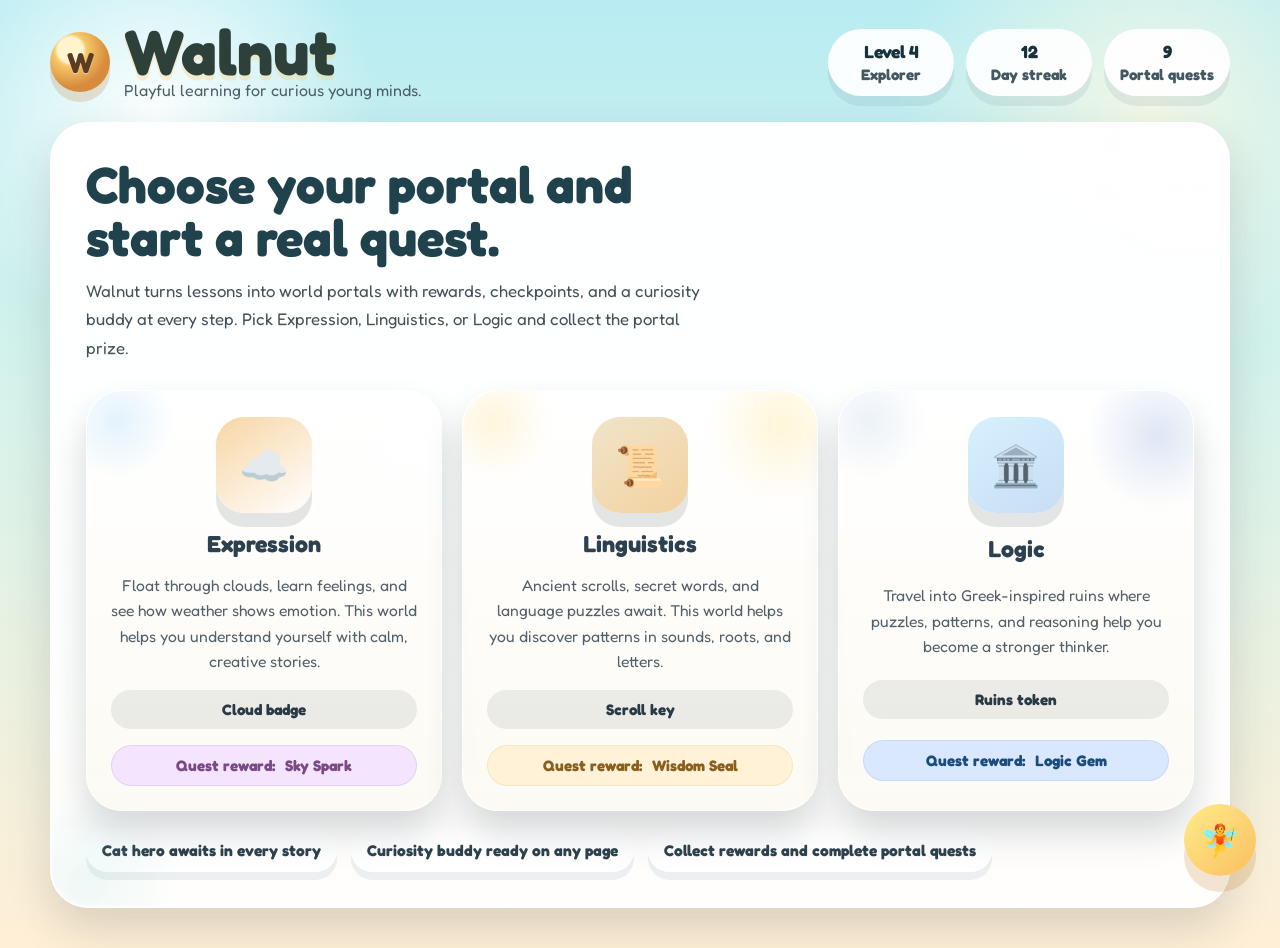
<file: index.html>
﻿<!doctype html>
<html lang="en">
<head>
  <meta charset="utf-8">
  <meta name="viewport" content="width=device-width, initial-scale=1">
  <title>Walnut</title>
  <link rel="preconnect" href="https://fonts.googleapis.com">
  <link rel="preconnect" href="https://fonts.gstatic.com" crossorigin>
  <link href="https://fonts.googleapis.com/css2?family=Fredoka+One&family=Fredoka:wght@400;500;600;700;800&display=swap" rel="stylesheet">
  <style>
    :root {
      --ink: #17323d;
      --ink-soft: #445861;
      --cream: #fffaf2;
      --white: #ffffff;
      --gold: #f3bf57;
      --sky: #8dd1e0;
      --mint: #88d3b5;
      --peach: #ffbc87;
      --purple: #8f78d0;
      --shadow: 0 20px 45px rgba(28, 46, 58, 0.16);
      --radius: 28px;
    }

    * {
      box-sizing: border-box;
    }

    html {
      scroll-behavior: smooth;
    }

    body {
      margin: 0;
      min-height: 100vh;
      font-family: 'Fredoka', sans-serif;
      background: radial-gradient(circle at 12% 12%, rgba(255,255,255,0.95), transparent 16%),
                  radial-gradient(circle at 90% 12%, rgba(255,250,228,0.8), transparent 18%),
                  linear-gradient(180deg, #b8ecf2 0%, #d8f3eb 44%, #ffefd6 100%);
      color: var(--ink);
      overflow-x: hidden;
    }

    button {
      font: inherit;
      cursor: pointer;
      border: none;
      background: none;
    }

    .app-shell {
      width: min(1180px, calc(100% - 24px));
      margin: 0 auto;
      padding: 24px 0 40px;
      position: relative;
    }

    .topbar {
      display: grid;
      grid-template-columns: 1fr auto;
      gap: 18px;
      align-items: center;
      margin-bottom: 22px;
    }

    .brand {
      display: flex;
      align-items: center;
      gap: 14px;
    }

    .brand-mark {
      width: 60px;
      height: 60px;
      border-radius: 50%;
      background: radial-gradient(circle at 34% 30%, #fff4cc 0 22%, #f6c86a 28%, #d78c3d 64%);
      box-shadow: 0 10px 0 rgba(178, 110, 44, 0.2);
      display: grid;
      place-items: center;
    }

    .brand-mark::before {
      content: 'W';
      font-size: 1.8rem;
      font-weight: 800;
      color: #5b3b22;
      text-shadow: 0 1px 0 rgba(255,255,255,0.6);
    }

    .brand-title {
      margin: 0;
      font-family: 'Fredoka One', cursive;
      font-size: clamp(2.4rem, 5vw, 4.6rem);
      line-height: 0.88;
      color: #2d403a;
      text-shadow: 0 5px 0 rgba(255, 205, 118, 0.32);
    }

    .top-actions {
      display: grid;
      grid-template-columns: repeat(3, minmax(120px, 1fr));
      gap: 12px;
    }

    .status-pill {
      padding: 12px 16px;
      border-radius: 999px;
      background: rgba(255,255,255,0.92);
      box-shadow: 0 10px 0 rgba(90, 123, 136, 0.12);
      text-align: center;
      font-size: 0.95rem;
      font-weight: 700;
      color: var(--ink-soft);
    }

    .status-pill strong {
      display: block;
      font-size: 1.1rem;
      margin-bottom: 3px;
      color: var(--ink);
    }

    .screen {
      display: none;
    }

    .screen.active {
      display: block;
    }

    .hero-card {
      position: relative;
      padding: 34px;
      border-radius: 38px;
      overflow: hidden;
      background: linear-gradient(180deg, rgba(255,255,255,0.98), rgba(255,255,255,0.92));
      box-shadow: var(--shadow);
      border: 2px solid rgba(255,255,255,0.85);
      backdrop-filter: blur(6px);
    }

    .hero-card::before,
    .hero-card::after {
      content: '';
      position: absolute;
      border-radius: 50%;
      opacity: 0.35;
      pointer-events: none;
    }

    .hero-card::before {
      width: 260px;
      height: 260px;
      top: -90px;
      right: -90px;
      background: radial-gradient(circle, rgba(255,255,255,0.95), transparent 68%);
    }

    .hero-card::after {
      width: 190px;
      height: 190px;
      bottom: -70px;
      left: -60px;
      background: radial-gradient(circle, rgba(84, 197, 188, 0.28), transparent 68%);
    }

    .hero-copy {
      max-width: 640px;
      margin-bottom: 28px;
    }

    .hero-copy h2 {
      margin: 0 0 14px;
      font-size: clamp(2.1rem, 4vw, 3.4rem);
      line-height: 1.02;
      color: #1f424d;
    }

    .hero-copy p {
      margin: 0;
      font-size: 1.05rem;
      line-height: 1.7;
      color: #42515a;
    }

    .topic-row {
      display: grid;
      grid-template-columns: repeat(3, minmax(0, 1fr));
      gap: 20px;
      margin-top: 22px;
    }

    .portal-card {
      display: grid;
      gap: 16px;
      padding: 26px 24px 24px;
      border-radius: 36px;
      min-height: 320px;
      background: linear-gradient(180deg, rgba(255,255,255,0.95), rgba(252,250,243,0.95));
      box-shadow: 0 22px 36px rgba(35, 49, 59, 0.18);
      border: 1px solid rgba(255,255,255,0.8);
      text-align: center;
      transition: transform 0.2s ease, box-shadow 0.2s ease, border-color 0.2s ease;
      position: relative;
      overflow: hidden;
    }

    .portal-card::before {
      content: '';
      position: absolute;
      width: 140px;
      height: 140px;
      top: -40px;
      left: -40px;
      border-radius: 50%;
      opacity: 0.35;
      pointer-events: none;
    }

    .portal-card::after {
      content: '';
      position: absolute;
      width: 240px;
      height: 240px;
      right: -100px;
      top: -70px;
      background: rgba(255,255,255,0.55);
      border-radius: 50%;
      pointer-events: none;
    }

    .portal-expression::before {
      background: radial-gradient(circle, rgba(167, 216, 248, 0.9), transparent 58%);
    }

    .portal-linguistics::before {
      background: radial-gradient(circle, rgba(255, 225, 147, 0.9), transparent 58%);
    }

    .portal-logic::before {
      background: radial-gradient(circle, rgba(196, 215, 234, 0.9), transparent 58%);
    }

    .portal-expression::after {
      right: -60px;
      top: -40px;
      width: 180px;
      height: 180px;
      background: radial-gradient(circle, rgba(255,255,255,0.75), transparent 70%);
    }

    .portal-linguistics::after {
      right: -50px;
      top: -50px;
      width: 170px;
      height: 170px;
      background: radial-gradient(circle, rgba(255,244,210,0.85), transparent 62%);
    }

    .portal-logic::after {
      right: -50px;
      top: -40px;
      width: 170px;
      height: 170px;
      background: radial-gradient(circle, rgba(217, 226, 243, 0.85), transparent 60%);
    }

    .portal-card:hover,
    .portal-card:focus-visible {
      transform: translateY(-6px);
      box-shadow: 0 26px 36px rgba(36, 54, 61, 0.16);
      outline: none;
    }

    .portal-icon {
      width: 96px;
      height: 96px;
      margin: 0 auto;
      border-radius: 28px;
      display: grid;
      place-items: center;
      font-size: 2.5rem;
      box-shadow: 0 14px 0 rgba(38, 59, 68, 0.12);
    }

    .portal-expression .portal-icon { background: linear-gradient(145deg, #f7d6a5, #ffffff); color: #e07f7f; }
    .portal-linguistics .portal-icon { background: linear-gradient(145deg, #f1e4ca, #f2d29f); color: #9d5f21; }
    .portal-logic .portal-icon { background: linear-gradient(145deg, #d7f1ff, #c7ddf4); color: #2a5d92; }

    .portal-card h3 {
      margin: 0;
      font-size: 1.45rem;
      color: #2c414f;
    }

    .portal-card p {
      margin: 0;
      color: #526069;
      line-height: 1.6;
      font-size: 0.98rem;
    }

    .portal-badge {
      display: inline-flex;
      align-items: center;
      justify-content: center;
      gap: 8px;
      padding: 10px 14px;
      border-radius: 999px;
      background: rgba(34, 44, 51, 0.08);
      color: #2a3a44;
      font-weight: 700;
      font-size: 0.95rem;
    }

    .portal-quest-line {
      display: inline-flex;
      align-items: center;
      justify-content: center;
      gap: 10px;
      padding: 10px 14px;
      border-radius: 999px;
      background: rgba(232, 245, 255, 0.9);
      color: #1d4d77;
      font-weight: 700;
      font-size: 0.95rem;
      border: 1px solid rgba(29, 77, 119, 0.12);
    }

    .portal-expression .portal-quest-line {
      background: rgba(243, 226, 255, 0.9);
      color: #7a4a84;
      border-color: rgba(157, 141, 200, 0.2);
    }

    .portal-linguistics .portal-quest-line {
      background: rgba(255, 241, 212, 0.92);
      color: #8a5e1f;
      border-color: rgba(220, 196, 129, 0.25);
    }

    .portal-logic .portal-quest-line {
      background: rgba(214, 230, 255, 0.92);
      color: #1a4d7b;
      border-color: rgba(139, 166, 204, 0.22);
    }

    .hero-foot {
      margin-top: 18px;
      display: flex;
      flex-wrap: wrap;
      gap: 14px;
      align-items: center;
    }

    .hero-tag {
      display: inline-flex;
      align-items: center;
      gap: 10px;
      padding: 12px 16px;
      border-radius: 999px;
      background: rgba(255,255,255,0.95);
      box-shadow: 0 8px 0 rgba(81, 121, 130, 0.1);
      color: #2e424d;
      font-weight: 700;
      font-size: 0.97rem;
    }

    .section-screen {
      position: relative;
      padding: 28px;
      min-height: 680px;
      border-radius: 36px;
      background: linear-gradient(180deg, rgba(255,255,255,0.98), rgba(255,255,255,0.94));
      box-shadow: var(--shadow);
      border: 2px solid rgba(255,255,255,0.9);
      overflow: hidden;
      transition: background 0.4s ease;
    }

    .section-screen.world-expression {
      background: radial-gradient(circle at 20% 15%, rgba(255,255,255,0.95), transparent 18%),
                  linear-gradient(180deg, #cfe8f4 12%, #eaf6ff 42%, #fdf7ea 100%);
      border-color: rgba(151, 200, 230, 0.76);
    }

    .section-screen.world-expression::before {
      width: 180px;
      height: 180px;
      top: -70px;
      right: 24px;
      background: radial-gradient(circle, rgba(255,255,255,0.9), transparent 68%);
    }

    .section-screen.world-expression::after {
      width: 180px;
      height: 180px;
      bottom: -80px;
      left: -20px;
      background: radial-gradient(circle, rgba(157, 211, 235, 0.24), transparent 68%);
    }

    .section-screen.world-linguistics {
      background: radial-gradient(circle at 80% 20%, rgba(255,255,255,0.95), transparent 22%),
                  linear-gradient(180deg, #fff8e4 0%, #f3e1b6 38%, #fffcec 100%);
      border-color: rgba(218, 186, 128, 0.74);
    }

    .section-screen.world-linguistics::before {
      width: 150px;
      height: 150px;
      top: -50px;
      right: 10px;
      background: radial-gradient(circle, rgba(255,244,210,0.92), transparent 68%);
    }

    .section-screen.world-linguistics::after {
      width: 140px;
      height: 140px;
      bottom: -70px;
      left: -30px;
      background: radial-gradient(circle, rgba(255, 222, 153, 0.18), transparent 68%);
    }

    .section-screen.world-logic {
      background: radial-gradient(circle at 18% 14%, rgba(255,255,255,0.92), transparent 20%),
                  linear-gradient(180deg, #e7eef5 0%, #dbe9f2 32%, #f5f3ee 100%);
      border-color: rgba(180, 188, 205, 0.68);
    }

    .section-screen.world-logic::before {
      width: 180px;
      height: 180px;
      top: -80px;
      right: 8px;
      background: radial-gradient(circle, rgba(217, 226, 243, 0.9), transparent 68%);
    }

    .section-screen.world-logic::after {
      width: 160px;
      height: 160px;
      bottom: -70px;
      left: -20px;
      background: radial-gradient(circle, rgba(180, 196, 215, 0.16), transparent 68%);
    }

    .section-screen.topic-screen,
    .section-screen.lesson-screen,
    .topic-screen,
    .lesson-screen {
      position: relative;
      padding: 28px;
      min-height: 680px;
      border-radius: 36px;
      background: linear-gradient(180deg, rgba(255,255,255,0.98), rgba(255,255,255,0.94));
      box-shadow: var(--shadow);
      border: 2px solid rgba(255,255,255,0.9);
      overflow: hidden;
      transition: background 0.4s ease, border-color 0.4s ease;
    }

    .section-screen.topic-screen.world-expression,
    .section-screen.lesson-screen.world-expression,
    .topic-screen.world-expression,
    .lesson-screen.world-expression {
      background: radial-gradient(circle at 18% 10%, rgba(255,255,255,0.95), transparent 22%),
                  linear-gradient(180deg, #c8e6f4 10%, #eaf8ff 42%, #fff9e7 100%);
      border-color: rgba(133, 186, 219, 0.9);
    }

    .section-screen.topic-screen.world-linguistics,
    .section-screen.lesson-screen.world-linguistics,
    .topic-screen.world-linguistics,
    .lesson-screen.world-linguistics {
      background: radial-gradient(circle at 84% 19%, rgba(255,255,255,0.95), transparent 24%),
                  linear-gradient(180deg, #fff7db 12%, #f3e0b4 46%, #fdf8ec 100%);
      border-color: rgba(204, 166, 102, 0.86);
    }

    .section-screen.topic-screen.world-logic,
    .section-screen.lesson-screen.world-logic,
    .topic-screen.world-logic,
    .lesson-screen.world-logic {
      background: radial-gradient(circle at 16% 16%, rgba(255,255,255,0.92), transparent 20%),
                  linear-gradient(180deg, #e9eef4 12%, #d8e2ec 44%, #f8f5ee 100%);
      border-color: rgba(164, 174, 195, 0.78);
    }

    .section-screen::before {
      content: '';
      position: absolute;
      width: 320px;
      height: 320px;
      border-radius: 50%;
      top: -110px;
      right: -90px;
      background: radial-gradient(circle, rgba(255,255,255,0.78), transparent 62%);
      pointer-events: none;
    }

    .section-screen::after {
      content: '';
      position: absolute;
      width: 220px;
      height: 220px;
      border-radius: 50%;
      bottom: -90px;
      left: -70px;
      background: radial-gradient(circle, rgba(207, 195, 255, 0.16), transparent 62%);
      pointer-events: none;
    }

    .back-button {
      display: inline-flex;
      align-items: center;
      gap: 10px;
      padding: 14px 18px;
      border-radius: 18px;
      background: #ffffff;
      box-shadow: 0 12px 0 rgba(80, 106, 116, 0.12);
      color: var(--ink);
      font-weight: 700;
    }

    .section-header {
      display: grid;
      gap: 18px;
      margin-top: 22px;
    }

    .section-title {
      margin: 0;
      font-size: clamp(2.1rem, 4vw, 3.4rem);
      line-height: 1.02;
      color: #243b47;
    }

    .section-description {
      margin: 0;
      color: #4b5f67;
      font-size: 1rem;
      line-height: 1.8;
      max-width: 720px;
    }

    .section-grid {
      display: grid;
      grid-template-columns: 1.2fr 0.95fr;
      gap: 24px;
      margin-top: 26px;
    }

    .section-panel,
    .lesson-card,
    .quiz-card {
      background: rgba(255,255,255,0.95);
      border-radius: 30px;
      padding: 26px;
      box-shadow: 0 18px 28px rgba(43, 60, 67, 0.12);
      border: 1px solid rgba(47, 59, 69, 0.08);
      position: relative;
    }

    .section-panel::before,
    .lesson-card::before,
    .quiz-card::before {
      content: '';
      position: absolute;
      width: 90px;
      height: 90px;
      border-radius: 50%;
      top: -30px;
      right: -30px;
      background: rgba(228, 236, 255, 0.45);
      pointer-events: none;
    }

    .section-panel h3,
    .lesson-card h3,
    .quiz-card h3 {
      margin: 0 0 18px;
      font-size: 1.55rem;
      color: #273a45;
    }

    .topic-list {
      list-style: none;
      margin: 0;
      padding: 0;
      display: grid;
      gap: 14px;
    }

    .topic-item {
      display: grid;
      grid-template-columns: 1fr auto;
      align-items: center;
      gap: 14px;
      padding: 16px 18px;
      border-radius: 22px;
      border: 2px solid rgba(79, 111, 124, 0.1);
      background: #f8f9f7;
      position: relative;
      overflow: hidden;
      transition: transform 0.2s ease;
    }

    .topic-item::after {
      content: '';
      position: absolute;
      width: 80px;
      height: 80px;
      border-radius: 50%;
      background: rgba(192, 229, 246, 0.24);
      right: -20px;
      top: -20px;
      pointer-events: none;
    }

    .topic-item:hover,
    .topic-item:focus-within {
      transform: translateY(-2px);
    }

    .topic-item strong {
      display: block;
      font-size: 1rem;
      color: #2e404a;
    }

    .topic-item span {
      color: #4f6570;
      font-size: 0.95rem;
    }

    .topic-icon {
      width: 48px;
      height: 48px;
      margin-right: 12px;
      border-radius: 18px;
      display: grid;
      place-items: center;
      background: rgba(255,255,255,0.84);
      border: 2px solid rgba(255,255,255,0.9);
      box-shadow: 0 8px 0 rgba(58, 92, 106, 0.08);
      font-size: 1.6rem;
    }

    .topic-action,
    .start-button,
    .submit-button,
    .toggle-info {
      display: inline-flex;
      align-items: center;
      justify-content: center;
      min-width: 110px;
      min-height: 44px;
      padding: 0 16px;
      border-radius: 999px;
      background: linear-gradient(135deg, #ffc765, #f49f3e);
      color: #1f2b39;
      font-weight: 800;
      box-shadow: 0 8px 0 rgba(166, 106, 34, 0.16);
      transition: transform 0.18s ease;
    }

    .topic-action:hover,
    .start-button:hover,
    .submit-button:hover,
    .toggle-info:hover {
      transform: translateY(-2px);
    }

    .topic-status {
      display: inline-flex;
      align-items: center;
      gap: 8px;
      padding: 8px 12px;
      border-radius: 999px;
      background: rgba(49, 161, 205, 0.12);
      color: #196d8b;
      font-size: 0.92rem;
      font-weight: 700;
    }

    .progress-box {
      margin-top: 12px;
      padding: 16px 18px;
      border-radius: 24px;
      background: #fff7df;
      border: 1px solid rgba(250,192,86,0.4);
      color: #4b3828;
      font-weight: 700;
      line-height: 1.6;
    }

    .lesson-card p,
    .lesson-card li {
      color: #44515c;
      line-height: 1.75;
      margin: 0;
      font-size: 0.98rem;
    }

    .lesson-card li {
      margin-bottom: 10px;
      padding-left: 16px;
      position: relative;
    }

    .lesson-card li::before {
      content: '•';
      position: absolute;
      left: 0;
      color: #8b72d0;
    }

    .lesson-card ul {
      margin: 0;
      padding: 0;
      list-style: none;
    }

    .quiz-card {
      display: grid;
      gap: 18px;
    }

    .quiz-header {
      display: flex;
      justify-content: space-between;
      gap: 16px;
      flex-wrap: wrap;
      align-items: flex-start;
    }

    .quiz-header strong {
      font-size: 0.95rem;
      color: #2f444f;
    }

    .question-progress {
      padding: 12px 16px;
      border-radius: 18px;
      background: rgba(196, 230, 241, 0.4);
      color: #1b3f55;
      font-weight: 700;
    }

    .quiz-question {
      margin: 0;
      font-size: 1.25rem;
      line-height: 1.6;
      color: #1e3a44;
    }

    .answer-grid {
      display: grid;
      gap: 14px;
    }

    .answer-button {
      width: 100%;
      padding: 16px 18px;
      border-radius: 18px;
      border: 2px solid transparent;
      background: #eff6f7;
      color: #1f3d46;
      font-size: 1rem;
      font-weight: 700;
      text-align: left;
      transition: transform 0.15s ease, border-color 0.15s ease, background 0.15s ease;
    }

    .answer-button.correct {
      border-color: #4bc17e;
      background: #d7f5e8;
    }

    .answer-button.wrong {
      border-color: #ec6371;
      background: #ffe1e6;
    }

    .quiz-status {
      display: grid;
      gap: 10px;
    }

    .quiz-alert {
      padding: 16px 18px;
      border-radius: 24px;
      background: #f0f7ff;
      border: 1px solid rgba(102, 146, 170, 0.2);
      color: #1f4f66;
    }

    .submit-button {
      width: fit-content;
      color: #1f2b39;
      background: linear-gradient(135deg, #64d7b8, #2e8c95);
      box-shadow: 0 12px 0 rgba(42, 94, 106, 0.18);
    }

    .submit-button:disabled {
      opacity: 0.45;
      box-shadow: none;
      cursor: not-allowed;
    }

    .finish-banner {
      padding: 20px;
      border-radius: 28px;
      background: linear-gradient(135deg, #fff6d8, #f9d696);
      color: #3f3023;
      font-weight: 700;
      text-align: center;
      box-shadow: 0 12px 0 rgba(168, 112, 35, 0.14);
    }

    .floating-buddy {
      position: fixed;
      right: 24px;
      bottom: 24px;
      width: 72px;
      height: 72px;
      border-radius: 50%;
      background: linear-gradient(135deg, #ffeb8b, #fabf5f);
      box-shadow: 0 16px 0 rgba(188, 126, 44, 0.2);
      display: grid;
      place-items: center;
      z-index: 30;
    }

    .floating-buddy::before {
      content: '🧚';
      font-size: 2rem;
    }

    .buddy-popover {
      position: fixed;
      right: 110px;
      bottom: 24px;
      width: min(320px, calc(100vw - 48px));
      background: rgba(255,255,255,0.98);
      border-radius: 28px;
      box-shadow: var(--shadow);
      border: 1px solid rgba(255,255,255,0.9);
      overflow: hidden;
      z-index: 29;
      display: none;
      animation: pop 180ms ease-out;
    }

    .buddy-popover.active {
      display: block;
    }

    .buddy-popover__body {
      padding: 18px;
    }

    .buddy-popover__title {
      margin: 0 0 10px;
      font-size: 1rem;
      font-weight: 800;
      color: #2d404c;
    }

    .buddy-popover__text {
      margin: 0 0 16px;
      color: #4c5c6b;
      line-height: 1.7;
      font-size: 0.95rem;
    }

    .buddy-popover__actions {
      display: flex;
      gap: 12px;
      flex-wrap: wrap;
    }

    .buddy-popover button {
      flex: 1;
      padding: 14px 16px;
      border-radius: 18px;
      border: none;
      color: #ffffff;
      background: linear-gradient(135deg, #5cc0de, #2b7fb8);
      font-weight: 800;
      box-shadow: 0 10px 0 rgba(33, 72, 111, 0.18);
    }

    .hidden {
      display: none !important;
    }

    @keyframes pop {
      from { transform: translateY(8px); opacity: 0; }
      to { transform: translateY(0); opacity: 1; }
    }

    @media (max-width: 960px) {
      .topbar {
        grid-template-columns: 1fr;
      }

      .topic-row,
      .section-grid {
        grid-template-columns: 1fr;
      }

      .floating-buddy {
        right: 16px;
        bottom: 16px;
      }

      .buddy-popover {
        right: 16px;
        bottom: 96px;
      }
    }

    @media (max-width: 720px) {
      .hero-card,
      .section-screen {
        padding: 22px;
      }

      .status-pill {
        font-size: 0.9rem;
        padding: 12px 14px;
      }

      .portal-card {
        padding: 20px;
      }
    }

    @media (max-width: 560px) {
      .app-shell {
        width: calc(100% - 18px);
      }

      .hero-foot {
        flex-direction: column;
      }

      .portal-card {
        min-height: 280px;
      }

      .section-title {
        font-size: 2.4rem;
      }

      .lesson-question {
        font-size: 1.1rem;
      }

      .buddy-popover {
        width: calc(100vw - 32px);
        right: 16px;
        bottom: 96px;
      }
    }
  </style>
</head>
<body>
  <main class="app-shell">
    <header class="topbar">
      <div class="brand" aria-label="Walnut brand">
        <div class="brand-mark" aria-hidden="true"></div>
        <div>
          <h1 class="brand-title">Walnut</h1>
          <p style="margin:0;font-size:1rem;color:#4d5f67;">Playful learning for curious young minds.</p>
        </div>
      </div>

      <div class="top-actions" aria-label="Player progress">
        <div class="status-pill"><strong>Level 4</strong> Explorer</div>
        <div class="status-pill"><strong>12</strong> Day streak</div>
        <div class="status-pill"><strong id="statusQuests">9</strong> Portal quests</div>
      </div>
    </header>

    <section id="home" class="screen active" aria-label="Walnut home screen">
      <div class="hero-card">
        <div class="hero-copy">
          <h2>Choose your portal and start a real quest.</h2>
          <p>Walnut turns lessons into world portals with rewards, checkpoints, and a curiosity buddy at every step. Pick Expression, Linguistics, or Logic and collect the portal prize.</p>
        </div>

        <div class="topic-row" id="portalRow"></div>

        <div class="hero-foot">
          <div class="hero-tag">Cat hero awaits in every story</div>
          <div class="hero-tag">Curiosity buddy ready on any page</div>
          <div class="hero-tag">Collect rewards and complete portal quests</div>
        </div>
      </div>
    </section>

    <section id="section" class="screen" aria-label="Walnut section screen">
      <div class="section-screen" id="sectionScreen">
        <button class="back-button" data-screen="home" aria-label="Back to home">← Home</button>

        <div class="section-header">
          <h2 class="section-title" id="sectionTitle">Section</h2>
          <p class="section-description" id="sectionDescription">Explore this world of lessons designed just for you.</p>
        </div>

        <div class="section-grid">
          <div class="section-panel">
            <h3>Lesson paths</h3>
            <ul class="topic-list" id="topicList"></ul>
            <div class="progress-box" id="sectionProgress">0 topics ready</div>
          </div>

          <div class="lesson-card" id="sectionPreview">
            <h3 id="sectionPanelTitle">Ready to explore?</h3>
            <p id="sectionPanelText">Choose a topic on the left to open its lesson path and learn through playful steps.</p>
            <ul id="lessonDetails"></ul>
            <div class="progress-box" style="margin-top:16px;">Last visited: <strong id="lastVisited">None yet</strong></div>
          </div>
        </div>
      </div>
    </section>

    <section id="topic" class="screen" aria-label="Walnut topic screen">
      <div class="section-screen topic-screen" id="topicScreen">
        <button class="back-button" data-screen="section" aria-label="Back to world">← World</button>

        <div class="section-header">
          <h2 class="section-title" id="topicHeader">Topic lessons</h2>
          <p class="section-description" id="topicDescription">Choose a lesson from the world to keep learning and finish your adventure.</p>
        </div>

        <div class="section-grid">
          <div class="section-panel">
            <h3 id="lessonPanelTitle">Lesson list</h3>
            <p id="lessonPanelText">Each topic contains playful learning steps and a fun challenge at the end.</p>
            <ul class="topic-list" id="lessonList"></ul>
          </div>

          <div class="lesson-card">
            <h3>Carefully continue</h3>
            <p id="resumeText">Your last lesson will appear here after you start learning.</p>
            <div style="display:grid; gap:12px; margin-top:18px;">
              <button class="topic-action hidden" id="resumeButton">Resume last lesson</button>
              <button class="topic-action hidden" id="startQuizButton">Start challenge</button>
            </div>
            <div class="progress-box" id="topicProgress">No lessons started yet.</div>
          </div>
        </div>
      </div>
    </section>

    <section id="lesson" class="screen" aria-label="Walnut lesson screen">
      <div class="section-screen lesson-screen" id="lessonScreen">
        <button class="back-button" data-screen="topic" aria-label="Back to lessons">← Lessons</button>

        <div class="quiz-card">
          <div class="quiz-header">
            <div>
              <h3 id="lessonTopicLabel">Topic</h3>
              <strong id="lessonSectionLabel">Section</strong>
            </div>
            <div class="question-progress" id="questionProgress">Question 1 of 1</div>
          </div>

          <p class="quiz-question" id="lessonQuestion">Pick a topic to begin.</p>
          <p class="quiz-alert" id="lessonDetail" style="margin-top:0.8rem;color:#4a5f6c;font-size:1rem;line-height:1.6;">The lesson story will guide you before the challenge.</p>
          <div class="answer-grid" id="answerGrid"></div>
          <div class="quiz-status">
            <p class="quiz-alert" id="quizHint">Answer the question to unlock the next step.</p>
          </div>
          <div class="lesson-actions" style="justify-content: space-between; align-items: center; flex-wrap: wrap; gap: 12px;">
            <button class="topic-action hidden" id="nextLessonButton">Next question</button>
            <button class="submit-button hidden" id="submitButton">Finish quiz</button>
          </div>
          <div class="finish-banner hidden" id="finishBanner">Great job! You completed the challenge.</div>
        </div>
      </div>
    </section>
  </main>

  <button class="floating-buddy" id="buddyToggle" aria-label="Open curiosity buddy"></button>
  <div class="buddy-popover" id="buddyPopover" role="dialog" aria-hidden="true">
    <div class="buddy-popover__body">
      <h3 class="buddy-popover__title">Curiosity Buddy</h3>
      <p class="buddy-popover__text" id="buddyText">Tap a button for a playful clue or learning tip.</p>
      <div class="buddy-popover__actions">
        <button type="button" id="buddyAsk">Ask a question</button>
        <button type="button" id="buddyTip">Show a tip</button>
      </div>
    </div>
  </div>

  <script>
    const sections = {
      expression: {
        icon: '☁️',
        badge: 'Cloud badge',
        reward: 'Sky Spark',
        title: 'Expression',
        description: 'Float through clouds, learn feelings, and see how weather shows emotion. This world helps you understand yourself with calm, creative stories.',
        panelTitle: 'Cloud world preview',
        panelText: 'Step into a dreamy weather world where sunshine, clouds, and gentle storms show how feelings move. Play with weather moods and learn your emotions through art.',
        topics: [
          {
            title: 'Cloud Moods',
            subtitle: 'Match weather to feelings',
            lessonText: [
              'Cloud Moods helps you notice how rainy, sunny, and windy days can feel inside your heart.',
              'When a friend feels sad like rain, you can choose kindness and calm words to help them.',
              'Practicing how feelings move is the first step toward making wise choices.'
            ],
            questions: [
              {
                question: 'If a rainy cloud feels like sadness and a bright sun feels like joy, which weather helps a friend feel calm?',
                answers: ['Thunderstorm', 'Gentle rain', 'Snow flurry', 'Rainbow'],
                correct: 1
              },
              {
                question: 'A windy day can feel exciting, but also a little restless. Which feeling best matches a happy, moving wind?',
                answers: ['Tired', 'Excited', 'Scared', 'Lonely'],
                correct: 1
              },
              {
                question: 'When the sky is soft blue and still, what feeling is the cloud teaching us?',
                answers: ['Calm', 'Angry', 'Bored', 'Confused'],
                correct: 0
              }
            ]
          },
          {
            title: 'Feelings Weather',
            subtitle: 'Learn what colors and clouds can mean',
            lessonText: [
              'Feelings Weather uses colors and clouds to explain emotions in a gentle way.',
              'Blue skies can feel peaceful, while bright orange can feel warm and excited.',
              'Understanding these moods helps you make smart choices with friends and family.'
            ],
            questions: [
              {
                question: 'In our cloud world, soft blue skies usually show peace. What emotion does gentle blue teach?',
                answers: ['Anger', 'Calm', 'Confusion', 'Boredom'],
                correct: 1
              },
              {
                question: 'A storm cloud means someone is upset. What is a good way to help them feel better?',
                answers: ['Shout louder', 'Listen carefully', 'Ignore them', 'Take their toy'],
                correct: 1
              },
              {
                question: 'Warm orange light in the sky feels cozy. Which feeling is it most like?',
                answers: ['Brave', 'Nervous', 'Cozy', 'Empty'],
                correct: 2
              }
            ]
          },
          {
            title: 'Art of Emotion',
            subtitle: 'Paint feelings with color and shape',
            lessonText: [
              'Art of Emotion shows how drawings, music, and colors can share a feeling without words.',
              'When you paint a picture, you choose shapes that show calm, brave, or joyful moods.',
              'This helps you notice your own thoughts and share them with others.'
            ],
            questions: [
              {
                question: 'A picture of warm orange paint makes the hero feel cozy. What feeling does warm orange usually show?',
                answers: ['Angry', 'Calm', 'Warmth', 'Sleepy'],
                correct: 2
              },
              {
                question: 'The story asks you to draw a Happy Cloud. Which shape is best for a gentle happy cloud?',
                answers: ['Sharp spikes', 'Soft round bubbles', 'Straight lines', 'Jagged edges'],
                correct: 1
              },
              {
                question: 'Music can feel bright like yellow or calm like blue. Which color is best for a soft, quiet song?',
                answers: ['Red', 'Blue', 'Green', 'Black'],
                correct: 1
              }
            ]
          }
        ]
      },
      linguistics: {
        icon: '📜',
        badge: 'Scroll key',
        reward: 'Wisdom Seal',
        title: 'Linguistics',
        description: 'Ancient scrolls, secret words, and language puzzles await. This world helps you discover patterns in sounds, roots, and letters.',
        panelTitle: 'Secret script preview',
        panelText: 'Enter an Egyptian and Latin-inspired word world. Decode ancient symbols, explore roots, prefixes, and suffixes, and uncover language secrets like a puzzle.',
        topics: [
          {
            title: 'Root Discoveries',
            subtitle: 'Find the meaning in word parts',
            lessonText: [
              'Root Discoveries teaches how smaller pieces of words carry meaning.',
              'When you learn roots like bio-, tele-, or auto-, secret word families become easy.',
              'This makes reading new words feel like solving a mystery.'
            ],
            questions: [
              {
                question: 'If "bio" means life and "graph" means write, what does "biography" mean?',
                answers: ['Animal story', 'Life writing', 'Fast drawing', 'Sound picture'],
                correct: 1
              },
              {
                question: 'The word "tele" means far. Which word means "send far"?',
                answers: ['Telephone', 'Teleport', 'Telepathy', 'Television'],
                correct: 1
              },
              {
                question: 'If "auto" means self, what does "autograph" mean?',
                answers: ['Self write', 'Space travel', 'Sound check', 'Brainstorm'],
                correct: 0
              }
            ]
          },
          {
            title: 'Word Magic',
            subtitle: 'Play with prefixes and suffixes',
            lessonText: [
              'Word Magic shows how adding pieces to words changes their meaning.',
              'A prefix like un- can flip a word, and a suffix like -ness can turn it into a feeling.',
              'Building words helps you understand language faster and more clearly.'
            ],
            questions: [
              {
                question: 'If "happy" becomes "happiness", what part was added at the end?',
                answers: ['Prefix', 'Root', 'Suffix', 'Symbol'],
                correct: 2
              },
              {
                question: 'The prefix "sub-" means under. Which word means under water?',
                answers: ['Submarine', 'Superhero', 'Subtitle', 'Submit'],
                correct: 0
              },
              {
                question: 'If "happy" becomes "unhappy", what does "un-" do to the word?',
                answers: ['Makes it larger', 'Makes it smaller', 'Changes meaning', 'Adds sound'],
                correct: 2
              }
            ]
          },
          {
            title: 'Ancient Patterns',
            subtitle: 'Decode symbols and secret rules',
            lessonText: [
              'Ancient Patterns helps you see repeating shapes and hidden language rules.',
              'Written symbols can be like puzzles that repeat the same sounds or meanings.',
              'This skill is important for reading, writing, and solving word mysteries.'
            ],
            questions: [
              {
                question: 'A secret scroll shows three shapes repeating: circle, square, circle. What comes next?',
                answers: ['Circle', 'Square', 'Triangle', 'Line'],
                correct: 1
              },
              {
                question: 'If a symbol means "sound" and one means "quiet", which pair would show a quiet word?',
                answers: ['Sound + loud', 'Silent + soft', 'Fast + bright', 'Hot + cold'],
                correct: 1
              },
              {
                question: 'If you see symbols that repeat in the same order, what are you noticing?',
                answers: ['A pattern', 'A color', 'A story', 'A number'],
                correct: 0
              }
            ]
          }
        ]
      },
      logic: {
        icon: '🏛️',
        badge: 'Ruins token',
        reward: 'Logic Gem',
        title: 'Logic',
        description: 'Travel into Greek-inspired ruins where puzzles, patterns, and reasoning help you become a stronger thinker.',
        panelTitle: 'Ruins of reason preview',
        panelText: 'Journey through Greek-inspired ruins where thinkers like Plato and Pythagoras lived. Solve pattern puzzles, cause-and-effect quests, and playful reasoning lessons.',
        topics: [
          {
            title: 'Sort the Shapes',
            subtitle: 'Group items by what they have in common',
            lessonText: [
              'Sort the Shapes teaches how to group things that belong together.',
              'This is the first step in logic: find what is the same and what is different.',
              'When you group things well, solving puzzles becomes like a game.'
            ],
            questions: [
              {
                question: 'Which group belongs together: apples, bananas, and oranges or cars, boats, and trains?',
                answers: ['Fruits', 'Vehicles', 'Colors', 'Sounds'],
                correct: 0
              },
              {
                question: 'If the puzzle wants all round objects, which belongs in the same group?',
                answers: ['Ball', 'Book', 'Pencil', 'Shoe'],
                correct: 0
              },
              {
                question: 'Which pair are both small animals: cat and dog, or tree and rock?',
                answers: ['Cat and dog', 'Tree and rock', 'Cat and tree', 'Dog and rock'],
                correct: 0
              }
            ]
          },
          {
            title: 'Cause and Effect',
            subtitle: 'Learn what happens next',
            lessonText: [
              'Cause and Effect shows how one thing leads to another.',
              'Like a seed growing when watered or a light turning on when a switch is pushed.',
              'This helps you think ahead and solve problems clearly.'
            ],
            questions: [
              {
                question: 'If you drop an apple, what happens next?',
                answers: ['It flies up', 'It rolls away', 'It falls down', 'It disappears'],
                correct: 2
              },
              {
                question: 'When you water a plant, the plant usually...',
                answers: ['Laughs', 'Grows', 'Runs', 'Flies'],
                correct: 1
              },
              {
                question: 'If you press a switch, the light will...',
                answers: ['Turn on', 'Eat food', 'Sing', 'Disappear'],
                correct: 0
              }
            ]
          },
          {
            title: 'Pattern Paths',
            subtitle: 'Find the next item in a sequence',
            lessonText: [
              'Pattern Paths helps you follow the order of shapes, colors, and sounds.',
              'When you see patterns, you can guess what comes next and solve puzzles faster.',
              'This skill is useful in math, reading, and everyday thinking.'
            ],
            questions: [
              {
                question: 'What comes next in this pattern: star, circle, star, circle, ...?',
                answers: ['Star', 'Square', 'Triangle', 'Circle'],
                correct: 0
              },
              {
                question: 'You see the pattern: red, blue, red, blue. Which color is next?',
                answers: ['Green', 'Blue', 'Red', 'Yellow'],
                correct: 2
              },
              {
                question: 'If the pattern is big, small, big, small, what is next?',
                answers: ['Big', 'Medium', 'Small', 'Tiny'],
                correct: 2
              }
            ]
          }
        ]
      }
    };

    const buddyLines = {
      question: [
        'What do you wonder about today? Try asking how a cloud feels when it is happy.',
        'Think about how words can be secret codes. What pattern do you see in "happy" and "happiness"?'
      ],
      tip: [
        'Short lessons every day help your brain grow stronger like a tree.',
        'Notice the small changes in weather and feelings. That is pattern recognition.',
        'Talking about how you feel is an important thinking skill.'
      ]
    };

    let currentSection = 'expression';
    let currentTopic = 0;
    let currentQuestion = 0;
    let quizComplete = false;
    let currentAnswerState = false;
    const resumeProgress = {};

    const sectionScreen = document.getElementById('sectionScreen');
    const topicScreen = document.getElementById('topicScreen');
    const lessonScreen = document.getElementById('lessonScreen');
    const sectionTitle = document.getElementById('sectionTitle');
    const sectionDescription = document.getElementById('sectionDescription');
    const sectionPreviewTitle = document.getElementById('sectionPanelTitle');
    const sectionPreviewText = document.getElementById('sectionPanelText');
    const topicList = document.getElementById('topicList');
    const sectionProgress = document.getElementById('sectionProgress');
    const lastVisited = document.getElementById('lastVisited');
    const lessonDetails = document.getElementById('lessonDetails');
    const startQuizButton = document.getElementById('startQuizButton');
    const lessonSectionLabel = document.getElementById('lessonSectionLabel');
    const lessonTopicLabel = document.getElementById('lessonTopicLabel');
    const lessonQuestion = document.getElementById('lessonQuestion');
    const lessonDetail = document.getElementById('lessonDetail');
    const answerGrid = document.getElementById('answerGrid');
    const lessonList = document.getElementById('lessonList');
    const lessonHeader = document.getElementById('topicHeader');
    const topicDescription = document.getElementById('topicDescription');
    const lessonPanelTitle = document.getElementById('lessonPanelTitle');
    const lessonPanelText = document.getElementById('lessonPanelText');
    const resumeText = document.getElementById('resumeText');
    const resumeButton = document.getElementById('resumeButton');
    const topicProgress = document.getElementById('topicProgress');
    const nextLessonButton = document.getElementById('nextLessonButton');
    const submitButton = document.getElementById('submitButton');
    const questionProgress = document.getElementById('questionProgress');
    const quizHint = document.getElementById('quizHint');
    const finishBanner = document.getElementById('finishBanner');
    const buddyToggle = document.getElementById('buddyToggle');
    const buddyPopover = document.getElementById('buddyPopover');
    const buddyText = document.getElementById('buddyText');
    const buddyAsk = document.getElementById('buddyAsk');
    const buddyTip = document.getElementById('buddyTip');
    const topicIcons = {
      expression: ['☁️', '🌦️', '🎨'],
      linguistics: ['📜', '🔤', '🪨'],
      logic: ['🧩', '⚡', '🏛️']
    };

    const portalRow = document.getElementById('portalRow');
    const statusQuests = document.getElementById('statusQuests');
    const buttons = document.querySelectorAll('[data-screen]');
    buttons.forEach(btn => {
      btn.addEventListener('click', () => {
        const target = btn.dataset.screen;
        if (target === 'section') {
          const selected = btn.dataset.section;
          if (selected) {
            openSection(selected);
          } else {
            showScreen('section');
          }
          return;
        }
        showScreen(target);
      });
    });

    startQuizButton.addEventListener('click', () => {
      const saved = getResumeState();
      currentQuestion = saved?.questionIndex ?? 0;
      quizComplete = false;
      showScreen('lesson');
      renderQuiz();
    });

    resumeButton.addEventListener('click', () => {
      const saved = getResumeState();
      currentQuestion = saved?.questionIndex ?? 0;
      quizComplete = false;
      showScreen('lesson');
      renderQuiz();
    });

    nextLessonButton.addEventListener('click', () => {
      currentQuestion += 1;
      renderQuiz();
    });

    submitButton.addEventListener('click', () => {
      quizComplete = true;
      renderQuiz();
    });

    buddyToggle.addEventListener('click', () => {
      buddyPopover.classList.toggle('active');
      buddyPopover.setAttribute('aria-hidden', buddyPopover.classList.contains('active') ? 'false' : 'true');
    });

    buddyAsk.addEventListener('click', () => {
      const index = Math.floor(Math.random() * buddyLines.question.length);
      buddyText.textContent = buddyLines.question[index];
    });

    buddyTip.addEventListener('click', () => {
      const index = Math.floor(Math.random() * buddyLines.tip.length);
      buddyText.textContent = buddyLines.tip[index];
    });

    function showScreen(id) {
      document.querySelectorAll('.screen').forEach(screen => {
        screen.classList.toggle('active', screen.id === id);
      });
      if (id === 'home') {
        renderHome();
      }
      if (id === 'section') {
        renderSection();
      }
      if (id === 'topic') {
        renderTopic();
      }
      window.scrollTo({ top: 0, behavior: 'smooth' });
    }

    function openSection(sectionId) {
      currentSection = sectionId;
      currentTopic = 0;
      currentQuestion = 0;
      quizComplete = false;
      showScreen('section');
    }

    function openTopic(index) {
      currentTopic = index;
      currentQuestion = 0;
      quizComplete = false;
      showScreen('topic');
    }

    function renderSection() {
      const section = sections[currentSection];
      const topic = section.topics[currentTopic];
      sectionScreen.classList.remove('world-expression', 'world-linguistics', 'world-logic');
      sectionScreen.classList.add(`world-${currentSection}`);
      sectionTitle.textContent = section.title;
      sectionDescription.textContent = section.description;
      sectionPreviewTitle.textContent = section.panelTitle;
      sectionPreviewText.textContent = section.panelText;
      topicList.innerHTML = '';
      lessonDetails.innerHTML = '';

      section.topics.forEach((topicData, index) => {
        const icon = topicIcons[currentSection]?.[index] || '⭐';
        const item = document.createElement('li');
        item.className = 'topic-item';
        item.innerHTML = `
          <div style="display:flex; align-items:center; gap:12px;">
            <div class="topic-icon">${icon}</div>
            <div>
              <strong>${topicData.title}</strong>
              <span>${topicData.subtitle}</span>
            </div>
          </div>
          <button class="topic-action" type="button">Pick</button>
        `;
        item.querySelector('button').addEventListener('click', () => openTopic(index));
        topicList.appendChild(item);
      });

      lessonDetails.innerHTML = section.topics[currentTopic].lessonText.map(line => `<li>${line}</li>`).join('');
      sectionProgress.textContent = `${section.topics.length} topics ready to explore`;
      lastVisited.textContent = section.topics[currentTopic].title;
      lessonDetails.classList.remove('hidden');
    }

    function calculateQuestCount() {
      return Object.values(sections).reduce((sum, section) => sum + section.topics.length, 0);
    }

    function renderHome() {
      portalRow.innerHTML = '';
      statusQuests.textContent = calculateQuestCount();
      Object.entries(sections).forEach(([id, section]) => {
        const card = document.createElement('button');
        card.className = `portal-card portal-${id}`;
        card.type = 'button';
        card.dataset.screen = 'section';
        card.dataset.section = id;
        card.setAttribute('aria-label', `Go to ${section.title} world`);
        card.innerHTML = `
          <div class="portal-icon">${section.icon}</div>
          <h3>${section.title}</h3>
          <p>${section.description}</p>
          <span class="portal-badge">${section.badge}</span>
          <div class="portal-quest-line">Quest reward: <strong>${section.reward}</strong></div>
        `;
        card.addEventListener('click', () => openSection(id));
        portalRow.appendChild(card);
      });
    }

    function renderTopic() {
      const section = sections[currentSection];
      const topic = section.topics[currentTopic];
      const saved = getResumeState();
      topicScreen.classList.remove('world-expression', 'world-linguistics', 'world-logic');
      topicScreen.classList.add(`world-${currentSection}`);
      lessonHeader.textContent = `${section.title} • ${topic.title}`;
      topicDescription.textContent = `Explore the lesson path for ${topic.title} in the ${section.title} world.`;
      lessonPanelTitle.textContent = topic.title;
      lessonPanelText.textContent = topic.subtitle;
      lessonList.innerHTML = topic.lessonText.map((line, index) => `<li><strong>Step ${index + 1}</strong>: ${line}</li>`).join('');

      if (saved?.complete) {
        resumeText.textContent = 'You completed this topic. Press Start to replay the challenge or review the lesson steps.';
        resumeButton.classList.add('hidden');
        startQuizButton.classList.remove('hidden');
        startQuizButton.textContent = 'Replay challenge';
        topicProgress.textContent = `Finished: ${topic.questions.length}/${topic.questions.length} questions`;
      } else if (saved) {
        resumeText.textContent = `Resume from question ${saved.questionIndex + 1} in this topic.`;
        resumeButton.classList.remove('hidden');
        startQuizButton.classList.remove('hidden');
        startQuizButton.textContent = 'Continue challenge';
        topicProgress.textContent = `Progress: ${saved.questionIndex}/${topic.questions.length} questions completed`;
      } else {
        resumeText.textContent = 'No lessons started yet. Tap Start to begin your first challenge.';
        resumeButton.classList.add('hidden');
        startQuizButton.classList.remove('hidden');
        startQuizButton.textContent = 'Start challenge';
        topicProgress.textContent = `Ready to begin: 0/${topic.questions.length} questions completed`;
      }
    }

    function renderQuiz() {
      const section = sections[currentSection];
      const topic = section.topics[currentTopic];
      lessonSectionLabel.textContent = section.title;
      lessonTopicLabel.textContent = topic.title;
      lessonDetail.textContent = topic.subtitle;
      lessonScreen.classList.remove('world-expression', 'world-linguistics', 'world-logic');
      lessonScreen.classList.add(`world-${currentSection}`);
      if (quizComplete) {
        answerGrid.innerHTML = '';
        lessonQuestion.textContent = 'You finished the quiz! Great job using your new thinking skills.';
        questionProgress.textContent = `All ${topic.questions.length} questions completed`;
        nextLessonButton.classList.add('hidden');
        submitButton.classList.add('hidden');
        finishBanner.classList.remove('hidden');
        quizHint.textContent = 'Choose "Back" to explore another topic or return to the home world.';
        setResumeState(currentSection, currentTopic, topic.questions.length, true);
        return;
      }

      const question = topic.questions[currentQuestion];
      lessonQuestion.textContent = question.question;
      questionProgress.textContent = `Question ${currentQuestion + 1} of ${topic.questions.length}`;
      answerGrid.innerHTML = '';
      nextLessonButton.classList.add('hidden');
      submitButton.classList.add('hidden');
      finishBanner.classList.add('hidden');
      quizHint.textContent = 'Choose the answer that fits the story. Correct answers unlock the next step.';
      currentAnswerState = false;

      question.answers.forEach((answer, index) => {
        const button = document.createElement('button');
        button.className = 'answer-button';
        button.type = 'button';
        button.textContent = answer;
        button.addEventListener('click', () => handleAnswer(button, index === question.correct));
        answerGrid.appendChild(button);
      });
    }

    function handleAnswer(button, isCorrect) {
      if (currentAnswerState) return;
      button.classList.add(isCorrect ? 'correct' : 'wrong');
      if (isCorrect) {
        currentAnswerState = true;
        const topic = sections[currentSection].topics[currentTopic];
        const nextIndex = currentQuestion + 1;
        if (nextIndex >= topic.questions.length) {
          setResumeState(currentSection, currentTopic, topic.questions.length, true);
          quizHint.textContent = 'You answered all questions. Finish the quiz to complete the challenge.';
          submitButton.classList.remove('hidden');
          nextLessonButton.classList.add('hidden');
        } else {
          setResumeState(currentSection, currentTopic, nextIndex, false);
          quizHint.textContent = 'Nice work! You can move to the next question.';
          nextLessonButton.classList.remove('hidden');
          submitButton.classList.add('hidden');
        }
        document.querySelectorAll('.answer-button').forEach(btn => btn.disabled = true);
      } else {
        button.disabled = true;
        quizHint.textContent = 'That one is close. Read the question again and try a different choice.';
      }
    }

    function setResumeState(sectionId, topicIndex, questionIndex, complete) {
      if (!resumeProgress[sectionId]) resumeProgress[sectionId] = {};
      resumeProgress[sectionId][topicIndex] = { questionIndex, complete };
    }

    function getResumeState() {
      return resumeProgress[currentSection]?.[currentTopic] || null;
    }

    showScreen('home');
  </script>
</body>
</html>
</file>
